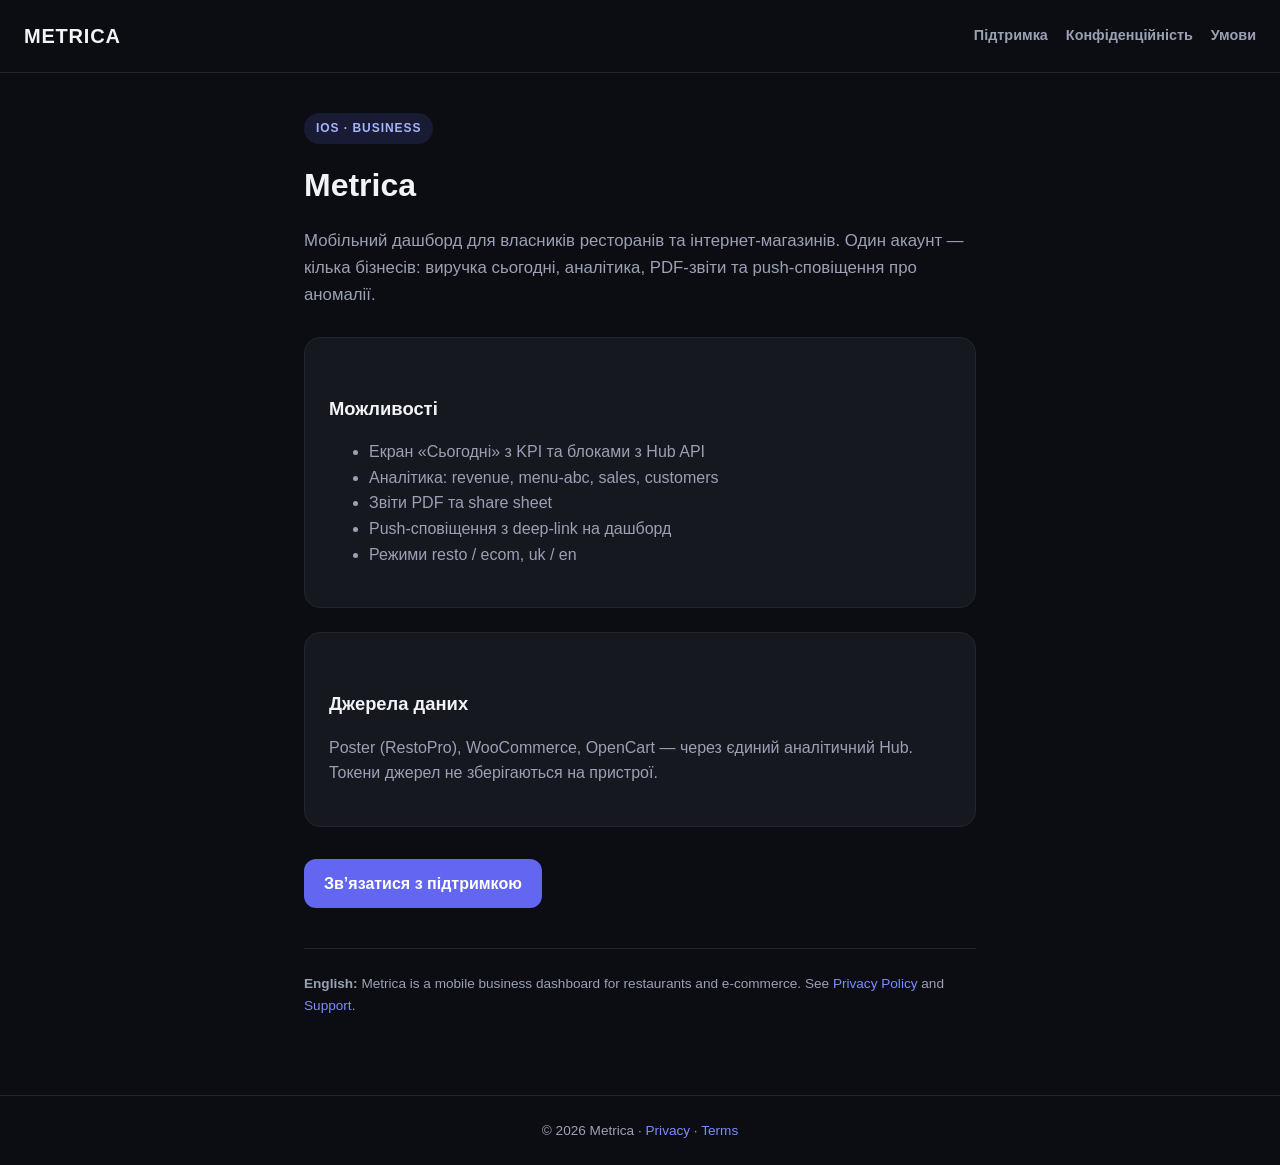
<file: docs/index.html>
<!DOCTYPE html>
<html lang="uk">
<head>
  <meta charset="utf-8">
  <meta name="viewport" content="width=device-width, initial-scale=1">
  <title>Metrica — дашборд для ресторанів та e-commerce</title>
  <meta name="description" content="Metrica — мобільний дашборд для власників закладів харчування та інтернет-магазинів. KPI, аналітика, звіти, push-сповіщення.">
  <link rel="stylesheet" href="assets/style.css">
</head>
<body>
  <header>
    <a class="logo" href="index.html">METRICA</a>
    <nav>
      <a href="support.html">Підтримка</a>
      <a href="privacy.html">Конфіденційність</a>
      <a href="terms.html">Умови</a>
    </nav>
  </header>

  <main>
    <span class="hero-badge">iOS · Business</span>
    <h1>Metrica</h1>
    <p class="lead">
      Мобільний дашборд для власників ресторанів та інтернет-магазинів.
      Один акаунт — кілька бізнесів: виручка сьогодні, аналітика, PDF-звіти та push-сповіщення про аномалії.
    </p>

    <div class="card">
      <h2>Можливості</h2>
      <ul>
        <li>Екран «Сьогодні» з KPI та блоками з Hub API</li>
        <li>Аналітика: revenue, menu-abc, sales, customers</li>
        <li>Звіти PDF та share sheet</li>
        <li>Push-сповіщення з deep-link на дашборд</li>
        <li>Режими resto / ecom, uk / en</li>
      </ul>
    </div>

    <div class="card">
      <h2>Джерела даних</h2>
      <p>Poster (RestoPro), WooCommerce, OpenCart — через єдиний аналітичний Hub. Токени джерел не зберігаються на пристрої.</p>
    </div>

    <p>
      <a class="btn" href="support.html">Зв’язатися з підтримкою</a>
    </p>

    <p class="lang-note">
      <strong>English:</strong> Metrica is a mobile business dashboard for restaurants and e-commerce.
      See <a href="privacy.html">Privacy Policy</a> and <a href="support.html">Support</a>.
    </p>
  </main>

  <footer>
    © 2026 Metrica · <a href="privacy.html">Privacy</a> · <a href="terms.html">Terms</a>
  </footer>
</body>
</html>
</file>
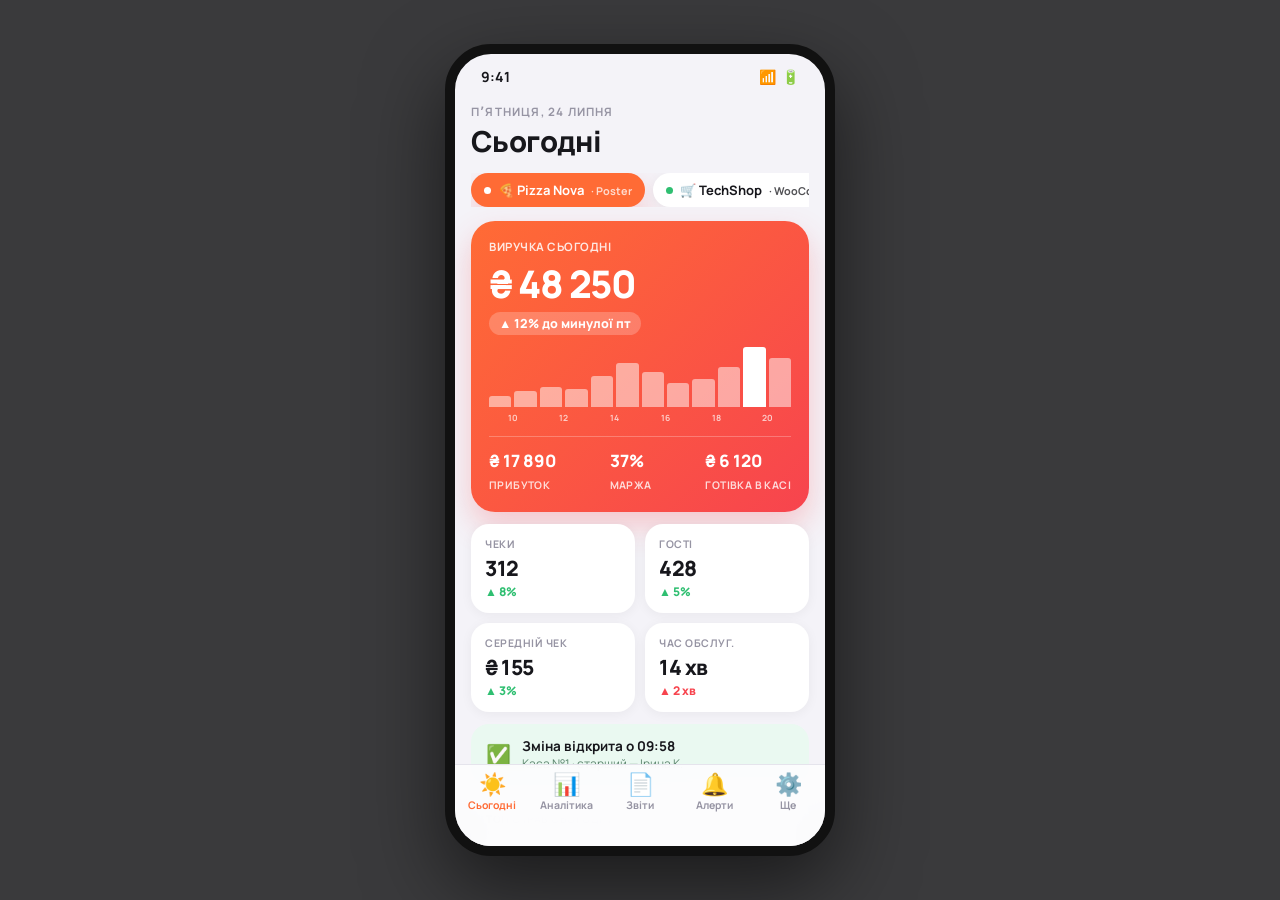
<file: BizPulse_прототип.html>
<!DOCTYPE html>
<html lang="uk">
<head>
<meta charset="UTF-8">
<meta name="viewport" content="width=device-width, initial-scale=1">
<title>BizPulse — прототип (тема A · iOS Soft)</title>
<link rel="preconnect" href="https://fonts.googleapis.com">
<link href="https://fonts.googleapis.com/css2?family=Manrope:wght@500;600;700;800&display=swap" rel="stylesheet">
<style>
  /* ===== ДИЗАЙН-ТОКЕНИ (тема A · iOS Soft). Інші теми = перевизначення цих токенів, див. BizPulse_теми_правила.md ===== */
  :root{
    --bg:#F4F3F8; --card:#FFFFFF; --text:#17171C; --sub:#9694A3; --line:#F0EFF5;
    --green:#2FBF71; --red:#F7444E; --amber:#E8930C;
    --radius-l:24px; --radius-m:18px; --radius-s:12px;
    --shadow-card:0 2px 12px rgba(23,23,28,.05);
    --font:Manrope,-apple-system,BlinkMacSystemFont,sans-serif;
    /* акцент режиму: ресторан */
    --accent:#FF6B35; --accent2:#F7444E; --accent-soft:#FFF1EC;
    --hero-grad:linear-gradient(135deg,#FF6B35,#F7444E);
    --hero-shadow:0 14px 30px rgba(247,68,78,.26);
  }
  [data-mode="ecom"]{
    --accent:#6366F1; --accent2:#4F46E5; --accent-soft:#EEEDFB;
    --hero-grad:linear-gradient(135deg,#6366F1,#4F46E5);
    --hero-shadow:0 14px 30px rgba(79,70,229,.26);
  }
  *{margin:0;padding:0;box-sizing:border-box;-webkit-tap-highlight-color:transparent}
  body{background:#3a3a3c;font-family:var(--font);display:flex;justify-content:center;align-items:center;
    min-height:100vh;padding:24px 8px}
  .phone{width:390px;height:812px;background:var(--bg);border-radius:46px;box-shadow:0 30px 80px rgba(0,0,0,.55);
    overflow:hidden;position:relative;border:10px solid #111;display:flex;flex-direction:column}
  .statusbar{height:44px;display:flex;justify-content:space-between;align-items:center;padding:0 26px;
    font-size:14px;font-weight:700;color:var(--text);flex:none}
  .screen{flex:1;overflow-y:auto;padding:0 16px 96px;scrollbar-width:none}
  .screen::-webkit-scrollbar{display:none}
  .hidden{display:none!important}
  svg{display:block}

  .date{font-size:11.5px;font-weight:700;letter-spacing:1.2px;color:var(--sub);text-transform:uppercase}
  .h-large{font-size:29px;font-weight:800;color:var(--text);letter-spacing:-.6px;margin:2px 0 12px}
  .biz-switch{display:flex;gap:8px;margin-bottom:14px;overflow-x:auto}
  .biz{flex:none;display:flex;align-items:center;gap:7px;padding:8px 13px;border-radius:20px;background:var(--card);
    font-size:13px;font-weight:700;color:var(--text);cursor:pointer;box-shadow:var(--shadow-card);transition:.15s}
  .biz.active{background:var(--accent);color:#fff;box-shadow:var(--hero-shadow)}
  .biz .dot{width:7px;height:7px;border-radius:50%;background:var(--green)}
  .biz.active .dot{background:#fff}

  /* hero */
  .hero{background:var(--hero-grad);border-radius:var(--radius-l);padding:18px;color:#fff;
    box-shadow:var(--hero-shadow);margin-bottom:12px}
  .hero h3{font-size:11.5px;font-weight:700;opacity:.85;letter-spacing:.5px;text-transform:uppercase}
  .hero .n{font-size:38px;font-weight:800;letter-spacing:-1.5px;margin:3px 0 2px}
  .hero .dl{display:inline-block;background:rgba(255,255,255,.22);border-radius:12px;padding:3px 10px;font-size:12.5px;font-weight:800}
  .hero .pr{display:flex;justify-content:space-between;margin-top:12px;padding-top:12px;border-top:1px solid rgba(255,255,255,.25)}
  .hero .pr div b{font-size:17px;font-weight:800;display:block}
  .hero .pr div span{font-size:10.5px;opacity:.8;font-weight:700;text-transform:uppercase;letter-spacing:.4px}
  .hours{display:flex;align-items:flex-end;gap:3px;height:60px;margin-top:12px}
  .hours i{flex:1;border-radius:3px 3px 0 0;display:block;background:rgba(255,255,255,.5)}
  .hours i.pk{background:#fff}
  .hx{display:flex;gap:3px;margin-top:5px}
  .hx span{flex:1;text-align:center;font-size:8.5px;opacity:.7;font-weight:700}

  /* cards */
  .kgrid{display:grid;grid-template-columns:1fr 1fr;gap:10px;margin-bottom:12px}
  .c{background:var(--card);border-radius:var(--radius-m);padding:13px 14px;box-shadow:var(--shadow-card)}
  .c h3{font-size:10.5px;font-weight:700;color:var(--sub);text-transform:uppercase;letter-spacing:.5px}
  .c .n{font-size:21px;font-weight:800;color:var(--text);margin-top:3px;letter-spacing:-.4px}
  .c .dl{font-size:12px;font-weight:800;margin-top:1px}
  .up{color:var(--green)}.dn{color:var(--red)}.nt{color:var(--sub)}.wr{color:var(--amber)}
  .cw{background:var(--card);border-radius:var(--radius-m);padding:15px;box-shadow:var(--shadow-card);margin-bottom:12px}
  .cw h3{font-size:10.5px;font-weight:700;color:var(--sub);text-transform:uppercase;letter-spacing:.5px;margin-bottom:8px}
  .cw .csub{font-size:11.5px;color:var(--sub);margin:-4px 0 8px;font-weight:600}

  .li{display:flex;justify-content:space-between;align-items:center;padding:9px 0;border-bottom:1px solid var(--line)}
  .li:last-child{border-bottom:none;padding-bottom:2px}
  .li .l{display:flex;align-items:center;gap:10px}
  .li .nm{width:22px;height:22px;border-radius:7px;background:var(--accent-soft);color:var(--accent);font-size:11.5px;font-weight:800;
    display:flex;align-items:center;justify-content:center;flex:none}
  .li .im{width:32px;height:32px;border-radius:9px;background:var(--bg);display:flex;align-items:center;justify-content:center;font-size:15px;flex:none}
  .li .l b{font-size:13.5px;color:var(--text);display:block}
  .li .l span{font-size:11.5px;color:var(--sub)}
  .li .r{text-align:right}
  .li .r b{font-size:13.5px;color:var(--text);display:block}
  .li .r span{font-size:11px;font-weight:800}
  .pill{display:inline-block;background:#FEF3E2;color:var(--amber);font-size:10px;font-weight:800;border-radius:8px;padding:2px 7px}

  .shift{display:flex;gap:11px;align-items:center;background:#EAF9F1;border-radius:var(--radius-m);padding:13px 15px;margin-bottom:12px}
  .shift .i{font-size:20px}
  .shift b{font-size:13.5px;color:var(--text);display:block}
  .shift p{font-size:12px;color:#5E8770}

  .albox{display:flex;gap:11px;align-items:flex-start;background:var(--card);border-radius:var(--radius-m);
    padding:14px 15px;box-shadow:var(--shadow-card);margin-bottom:12px;border-left:4px solid var(--red)}
  .albox.good{border-left-color:var(--green)}
  .albox.warn{border-left-color:var(--amber)}
  .albox .ai{width:36px;height:36px;border-radius:12px;background:var(--accent-soft);display:flex;align-items:center;justify-content:center;font-size:17px;flex:none}
  .albox b{font-size:14px;color:var(--text);display:block;margin-bottom:2px}
  .albox p{font-size:12.5px;color:var(--sub);line-height:1.4}

  .bar-row{display:flex;align-items:center;gap:10px;margin-bottom:9px}
  .bar-row:last-child{margin-bottom:0}
  .bar-row .lbl{width:92px;font-size:12.5px;color:var(--text);font-weight:600;flex:none}
  .bar-track{flex:1;height:9px;background:var(--bg);border-radius:5px;overflow:hidden}
  .bar-fill{height:100%;border-radius:5px;background:linear-gradient(90deg,var(--accent),var(--accent2))}
  .bar-row .val{width:52px;text-align:right;font-size:12.5px;font-weight:800;color:var(--text);flex:none}

  .pay{display:flex;height:10px;border-radius:5px;overflow:hidden;margin-top:4px}
  .pay i{display:block}
  .payl{display:flex;justify-content:space-between;font-size:11.5px;font-weight:700;margin-top:7px;color:var(--sub)}

  /* chips + segmented */
  .chips{display:flex;gap:8px;overflow-x:auto;padding:2px 0 12px}
  .chip{flex:none;padding:7px 14px;border-radius:18px;font-size:13px;font-weight:700;background:var(--card);
    color:var(--text);box-shadow:var(--shadow-card);cursor:pointer}
  .chip.active{background:var(--accent-soft);color:var(--accent);box-shadow:inset 0 0 0 1.5px var(--accent)}
  .seg{display:flex;background:#E7E6EE;border-radius:10px;padding:2px;margin-bottom:12px}
  .seg div{flex:1;text-align:center;padding:6px 0;font-size:12.5px;font-weight:700;color:var(--sub);border-radius:8px;cursor:pointer}
  .seg div.active{background:#fff;color:var(--text);box-shadow:0 1px 3px rgba(0,0,0,.12)}

  /* ABC matrix */
  .matrix{display:grid;grid-template-columns:1fr 1fr;gap:8px}
  .q{border-radius:var(--radius-s);padding:12px;min-height:84px}
  .q b{font-size:13px;display:block;margin-bottom:3px;color:var(--text)}
  .q span{font-size:11.5px;line-height:1.35;color:var(--text);opacity:.7}
  .q .n{float:right;font-weight:800;font-size:15px}

  .stub{text-align:center;padding:30px 20px}
  .stub .si{font-size:32px;margin-bottom:8px}
  .stub b{font-size:14.5px;color:var(--text)}
  .stub p{font-size:12px;color:var(--sub);margin-top:5px;line-height:1.4}

  /* reports */
  .report{display:flex;align-items:center;gap:12px}
  .report .ri{width:42px;height:42px;border-radius:12px;background:var(--accent-soft);display:flex;align-items:center;justify-content:center;font-size:19px;flex:none}
  .report b{font-size:14.5px;color:var(--text);display:block}
  .report span{font-size:12px;color:var(--sub)}
  .report .share{margin-left:auto;font-size:12.5px;font-weight:800;color:var(--accent);cursor:pointer;flex:none}
  .note{font-size:12px;color:var(--sub);text-align:center;padding:8px 20px;line-height:1.45}

  /* settings */
  .set-row{display:flex;align-items:center;justify-content:space-between;padding:12px 0;border-bottom:1px solid var(--line)}
  .set-row:last-child{border-bottom:none}
  .set-row .sl{display:flex;align-items:center;gap:12px;font-size:14.5px;font-weight:600;color:var(--text)}
  .set-row .si{width:30px;height:30px;border-radius:9px;display:flex;align-items:center;justify-content:center;font-size:15px;background:var(--accent-soft);flex:none}
  .lang-seg{display:flex;background:#E7E6EE;border-radius:9px;padding:2px}
  .lang-seg div{padding:5px 13px;font-size:12.5px;font-weight:800;border-radius:7px;color:var(--sub);cursor:pointer}
  .lang-seg div.active{background:#fff;color:var(--text);box-shadow:0 1px 3px rgba(0,0,0,.12)}
  .badge{font-size:11px;font-weight:800;padding:3px 9px;border-radius:10px;background:#E8F9EE;color:#1E9E4A}
  .badge.soon{background:var(--bg);color:var(--sub)}
  .theme-row{display:flex;align-items:center;gap:10px;padding:10px 0;border-bottom:1px solid var(--line);cursor:pointer}
  .theme-row:last-child{border-bottom:none}
  .theme-sw{width:34px;height:34px;border-radius:11px;flex:none;box-shadow:inset 0 0 0 1px rgba(0,0,0,.06)}
  .theme-row .tt b{font-size:13.5px;color:var(--text);display:block}
  .theme-row .tt span{font-size:11.5px;color:var(--sub)}
  .theme-row .rd{margin-left:auto;width:20px;height:20px;border-radius:50%;border:2px solid #D6D4DF;flex:none}
  .theme-row.sel .rd{border:6px solid var(--accent)}
  .theme-row.dis{opacity:.55}

  /* tabbar */
  .tabbar{position:absolute;bottom:0;left:0;right:0;height:82px;background:rgba(252,252,253,.94);
    backdrop-filter:blur(20px);border-top:.5px solid #E5E4EC;display:flex;padding-top:8px}
  .tab{flex:1;display:flex;flex-direction:column;align-items:center;gap:3px;font-size:10.5px;font-weight:700;
    color:var(--sub);cursor:pointer}
  .tab .ti{font-size:22px;line-height:1}
  .tab.active{color:var(--accent)}
</style>
</head>
<body>
<div class="phone" id="app" data-mode="resto">
  <div class="statusbar"><span>9:41</span><span>📶 &nbsp;🔋</span></div>

  <!-- ============ TODAY ============ -->
  <div class="screen" id="scr-today">
    <div style="padding-top:6px">
      <div class="date" id="td-date"></div>
      <div class="h-large" data-i="today">Сьогодні</div>
      <div class="biz-switch">
        <div class="biz active" id="biz-resto" onclick="setMode('resto')"><span class="dot"></span>🍕 Pizza Nova <small style="opacity:.75">· Poster</small></div>
        <div class="biz" id="biz-ecom" onclick="setMode('ecom')"><span class="dot"></span>🛒 TechShop <small style="opacity:.75">· WooCommerce</small></div>
      </div>
    </div>

    <div class="hero">
      <h3 data-i="rev_today">Виручка сьогодні</h3>
      <div class="n" id="td-rev"></div>
      <span class="dl" id="td-rev-d"></span>
      <div class="hours" id="td-hours"></div>
      <div class="hx" id="td-hx"></div>
      <div class="pr" id="td-pr"></div>
    </div>

    <div class="kgrid" id="td-kpi"></div>
    <div id="td-extra"></div>
  </div>

  <!-- ============ ANALYTICS ============ -->
  <div class="screen hidden" id="scr-analytics">
    <div style="padding-top:6px"><div class="h-large" data-i="analytics">Аналітика</div></div>
    <div class="seg" id="seg-period">
      <div data-i="day">День</div><div class="active" data-i="week">Тиждень</div><div data-i="month">Місяць</div>
    </div>
    <div class="chips" id="an-chips"></div>
    <div id="an-body"></div>
  </div>

  <!-- ============ REPORTS ============ -->
  <div class="screen hidden" id="scr-reports">
    <div style="padding-top:6px"><div class="h-large" data-i="reports">Звіти</div></div>
    <div class="cw report"><div class="ri">📄</div><div><b id="rp1-t"></b><span id="rp1-s"></span></div><div class="share" data-i="share">Поділитись</div></div>
    <div class="cw report"><div class="ri">📄</div><div><b id="rp2-t"></b><span id="rp2-s"></span></div><div class="share" data-i="share">Поділитись</div></div>
    <div class="cw report"><div class="ri">📊</div><div><b data-i="inv_report">Звіт для інвестора</b><span data-i="inv_sub">Агрегати без операційних деталей</span></div><div class="share" data-i="share">Поділитись</div></div>
    <div class="note" data-i="rep_note"></div>
  </div>

  <!-- ============ ALERTS ============ -->
  <div class="screen hidden" id="scr-alerts">
    <div style="padding-top:6px"><div class="h-large" data-i="alerts">Сповіщення</div></div>
    <div id="al-body"></div>
  </div>

  <!-- ============ SETTINGS ============ -->
  <div class="screen hidden" id="scr-settings">
    <div style="padding-top:6px"><div class="h-large" data-i="settings">Налаштування</div></div>
    <div class="cw">
      <h3 data-i="sources">Джерела даних</h3>
      <div class="set-row"><div class="sl"><div class="si">🍕</div>Pizza Nova — Poster</div><span class="badge" data-i="connected">Підключено</span></div>
      <div class="set-row"><div class="sl"><div class="si">🛒</div>TechShop — WooCommerce</div><span class="badge" data-i="connected">Підключено</span></div>
      <div class="set-row"><div class="sl"><div class="si">➕</div><span data-i="add_source">Додати джерело (OpenCart, Shopify…)</span></div><span style="color:var(--sub)">›</span></div>
    </div>
    <div class="cw">
      <h3 data-i="theme">Тема оформлення</h3>
      <div class="theme-row sel">
        <div class="theme-sw" style="background:linear-gradient(135deg,#FF6B35,#F7444E)"></div>
        <div class="tt"><b>iOS Soft</b><span data-i="th_a">Світла · за замовчуванням</span></div><div class="rd"></div>
      </div>
      <div class="theme-row dis">
        <div class="theme-sw" style="background:#0C0D12;box-shadow:inset 0 0 0 1px #23262F"></div>
        <div class="tt"><b>Dark Fintech</b><span data-i="soon">Незабаром</span></div><div class="rd"></div>
      </div>
      <div class="theme-row dis">
        <div class="theme-sw" style="background:linear-gradient(135deg,#fff 50%,#0E9F6E 50%)"></div>
        <div class="tt"><b>Clean Ops</b><span data-i="soon">Незабаром</span></div><div class="rd"></div>
      </div>
      <div class="theme-row dis">
        <div class="theme-sw" style="background:linear-gradient(135deg,#F6F7FB 50%,#1B1D29 50%)"></div>
        <div class="tt"><b>Commerce Pro</b><span data-i="soon">Незабаром</span></div><div class="rd"></div>
      </div>
    </div>
    <div class="cw">
      <h3 data-i="lang">Мова</h3>
      <div class="set-row"><div class="sl"><div class="si">🌐</div><span data-i="app_lang">Мова додатку</span></div>
        <div class="lang-seg"><div id="lang-uk" class="active" onclick="setLang('uk')">УКР</div><div id="lang-en" onclick="setLang('en')">EN</div></div>
      </div>
    </div>
    <div class="cw">
      <h3 data-i="team">Команда</h3>
      <div class="set-row"><div class="sl"><div class="si">👤</div>Павло М.</div><span style="color:var(--sub);font-size:13px" data-i="owner">Власник</span></div>
      <div class="set-row"><div class="sl"><div class="si">👤</div>Ірина К.</div><span style="color:var(--sub);font-size:13px" data-i="manager">Керівник</span></div>
      <div class="set-row"><div class="sl"><div class="si">👤</div>invest@fund.ua</div><span style="color:var(--sub);font-size:13px" data-i="investor">Інвестор</span></div>
    </div>
  </div>

  <!-- ============ TABBAR ============ -->
  <div class="tabbar">
    <div class="tab active" onclick="go('today',this)"><div class="ti">☀️</div><span data-i="t_today">Сьогодні</span></div>
    <div class="tab" onclick="go('analytics',this)"><div class="ti">📊</div><span data-i="t_analytics">Аналітика</span></div>
    <div class="tab" onclick="go('reports',this)"><div class="ti">📄</div><span data-i="t_reports">Звіти</span></div>
    <div class="tab" onclick="go('alerts',this)"><div class="ti">🔔</div><span data-i="t_alerts">Алерти</span></div>
    <div class="tab" onclick="go('settings',this)"><div class="ti">⚙️</div><span data-i="t_settings">Ще</span></div>
  </div>
</div>

<script>
/* ================= i18n ================= */
const T={
 uk:{today:"Сьогодні",analytics:"Аналітика",reports:"Звіти",alerts:"Сповіщення",settings:"Налаштування",
  t_today:"Сьогодні",t_analytics:"Аналітика",t_reports:"Звіти",t_alerts:"Алерти",t_settings:"Ще",
  rev_today:"Виручка сьогодні",day:"День",week:"Тиждень",month:"Місяць",share:"Поділитись",
  reports_w:"Тижневий звіт",reports_m:"Місячний звіт",per_w:"14–20 лип · готовий",per_m:"Червень 2026 · готовий",
  inv_report:"Звіт для інвестора",inv_sub:"Агрегати без операційних деталей",
  rep_note:"Звіти формуються автоматично щопонеділка та 1-го числа. PDF надсилається партнеру одним тапом.",
  sources:"Джерела даних",connected:"Підключено",add_source:"Додати джерело (OpenCart, Shopify…)",
  theme:"Тема оформлення",th_a:"Світла · за замовчуванням",soon:"Незабаром",
  lang:"Мова",app_lang:"Мова додатку",team:"Команда",owner:"Власник",manager:"Керівник",investor:"Інвестор",
  date:"ПʼЯТНИЦЯ, 24 ЛИПНЯ"},
 en:{today:"Today",analytics:"Analytics",reports:"Reports",alerts:"Alerts",settings:"Settings",
  t_today:"Today",t_analytics:"Analytics",t_reports:"Reports",t_alerts:"Alerts",t_settings:"More",
  rev_today:"Revenue today",day:"Day",week:"Week",month:"Month",share:"Share",
  reports_w:"Weekly report",reports_m:"Monthly report",per_w:"Jul 14–20 · ready",per_m:"June 2026 · ready",
  inv_report:"Investor report",inv_sub:"Aggregates only, no operational details",
  rep_note:"Reports are generated automatically every Monday and on the 1st. Share the PDF with a partner in one tap.",
  sources:"Data sources",connected:"Connected",add_source:"Add source (OpenCart, Shopify…)",
  theme:"App theme",th_a:"Light · default",soon:"Coming soon",
  lang:"Language",app_lang:"App language",team:"Team",owner:"Owner",manager:"Manager",investor:"Investor",
  date:"FRIDAY, JULY 24"}
};

/* ================= демо-дані «Сьогодні» ================= */
const HOURS={
 resto:{v:[18,26,34,30,52,74,58,40,46,66,100,82],x:["10","12","14","16","18","20"]},
 ecom:{v:[22,16,12,28,44,52,38,60,88,72,100,64],x:["2","6","10","14","18","22"]}
};
const TODAY={
 resto:{
  uk:{rev:"₴ 48 250",revd:"▲ 12% до минулої пт",
   pr:[["₴ 17 890","Прибуток"],["37%","Маржа"],["₴ 6 120","Готівка в касі"]],
   kpi:[["Чеки","312","▲ 8%","up"],["Гості","428","▲ 5%","up"],["Середній чек","₴ 155","▲ 3%","up"],["Час обслуг.","14 хв","▲ 2 хв","dn"]],
   extra:`<div class="shift"><div class="i">✅</div><div><b>Зміна відкрита о 09:58</b><p>Каса №1 · старший — Ірина К.</p></div></div>
    <div class="cw"><h3>Топ страв сьогодні</h3>
     ${li([["Піца Маргарита","58 прод. · маржа 64%","₴ 8 700","▲","up"],["Паста Карбонара","31 прод. · маржа 58%","₴ 5 890","▼","dn"],["Тірамісу","44 прод. · маржа 71%","₴ 4 840","▲","up"]],true)}</div>
    <div class="cw"><h3>Оплати</h3>
     <div class="pay"><i style="width:68%;background:var(--accent)"></i><i style="width:32%;background:var(--accent-soft)"></i></div>
     <div class="payl"><span>💳 Карта · 68%</span><span>💵 Готівка · 32%</span></div></div>`},
  en:{rev:"₴ 48,250",revd:"▲ 12% vs last Fri",
   pr:[["₴ 17,890","Profit"],["37%","Margin"],["₴ 6,120","Cash in register"]],
   kpi:[["Receipts","312","▲ 8%","up"],["Guests","428","▲ 5%","up"],["Avg receipt","₴ 155","▲ 3%","up"],["Service time","14 min","▲ 2 min","dn"]],
   extra:`<div class="shift"><div class="i">✅</div><div><b>Shift opened at 09:58</b><p>Register #1 · lead — Iryna K.</p></div></div>
    <div class="cw"><h3>Top dishes today</h3>
     ${li([["Pizza Margherita","58 sold · 64% margin","₴ 8,700","▲","up"],["Pasta Carbonara","31 sold · 58% margin","₴ 5,890","▼","dn"],["Tiramisu","44 sold · 71% margin","₴ 4,840","▲","up"]],true)}</div>
    <div class="cw"><h3>Payments</h3>
     <div class="pay"><i style="width:68%;background:var(--accent)"></i><i style="width:32%;background:var(--accent-soft)"></i></div>
     <div class="payl"><span>💳 Card · 68%</span><span>💵 Cash · 32%</span></div></div>`}},
 ecom:{
  uk:{rev:"₴ 92 400",revd:"▲ 15% до минулої пт",
   pr:[["₴ 24 950","Валовий прибуток"],["27%","Маржа"],["87","Замовлень"]],
   kpi:[["Замовлення","87","▲ 15%","up"],["AOV","₴ 1 062","▼ 4%","dn"],["Конверсія","2.8%","▲ 0.3 п.п.","up"],["Повернення","3","у нормі","nt"]],
   extra:`<div class="albox warn"><div class="ai">⚠️</div><div><b>AirPods Pro 2 — залишок 3 шт.</b><p>41 продаж за тиждень. Прогноз out-of-stock — завтра, втрати ≈ ₴ 19 400/день.</p></div></div>
    <div class="cw"><h3>Топ товарів</h3>
     ${li([["🎧|AirPods Pro 2","12 прод. · маржа 22%","₴ 38 900","⚠ 3 шт","wr"],["⌚|Xiaomi Band 9","9 прод. · маржа 31%","₴ 13 950","57 шт","nt"],["📱|Чохол MagSafe","17 прод. · маржа 68%","₴ 10 130","142 шт","nt"]],false,true)}</div>
    <div class="cw"><h3>Джерела замовлень</h3>
     ${li([["🔍|Google Ads","38 замовлень","₴ 40 700","ROAS 4.2","up"],["🌱|Organic","27 замовлень","₴ 28 600","▲ 9%","up"],["📸|Instagram","22 замовлення","₴ 23 100","▼ 6%","dn"]],false,true)}</div>`},
  en:{rev:"₴ 92,400",revd:"▲ 15% vs last Fri",
   pr:[["₴ 24,950","Gross profit"],["27%","Margin"],["87","Orders"]],
   kpi:[["Orders","87","▲ 15%","up"],["AOV","₴ 1,062","▼ 4%","dn"],["Conversion","2.8%","▲ 0.3 pp","up"],["Returns","3","normal","nt"]],
   extra:`<div class="albox warn"><div class="ai">⚠️</div><div><b>AirPods Pro 2 — 3 units left</b><p>41 sold this week. Out-of-stock forecast — tomorrow, losing ≈ ₴19,400/day.</p></div></div>
    <div class="cw"><h3>Top products</h3>
     ${li([["🎧|AirPods Pro 2","12 sold · 22% margin","₴ 38,900","⚠ 3 pcs","wr"],["⌚|Xiaomi Band 9","9 sold · 31% margin","₴ 13,950","57 pcs","nt"],["📱|MagSafe case","17 sold · 68% margin","₴ 10,130","142 pcs","nt"]],false,true)}</div>
    <div class="cw"><h3>Order sources</h3>
     ${li([["🔍|Google Ads","38 orders","₴ 40,700","ROAS 4.2","up"],["🌱|Organic","27 orders","₴ 28,600","▲ 9%","up"],["📸|Instagram","22 orders","₴ 23,100","▼ 6%","dn"]],false,true)}</div>`}}
};

/* ================= алерти ================= */
const ALERTS={
 resto:{uk:[
  ["⚠️","Скасування чеків","Сьогодні 15:40 · офіціант Олег — 3 скасування на ₴ 1 240. Норма зміни: 0–1.","warn"],
  ["🔔","Зміна закрита · ₴ 48 250","Вчора 23:05 · Каса №1 · розбіжність каси: 0 ₴","good"],
  ["📉","Виручка нижче середньої","Вівторок −18% проти середнього вівторка за 4 тижні","warn"],
  ["🏆","Рекорд середнього чека","Субота: ₴ 189 — найкращий результат за 3 місяці","good"],
  ["🍽️","«Карбонара» випала з топу","Висока маржа (58%), але продажі −40% за 2 тижні","warn"]],
 en:[
  ["⚠️","Voided receipts","Today 15:40 · waiter Oleh — 3 voids totaling ₴1,240. Shift norm: 0–1.","warn"],
  ["🔔","Shift closed · ₴48,250","Yesterday 23:05 · Register #1 · cash discrepancy: ₴0","good"],
  ["📉","Revenue below average","Tuesday −18% vs 4-week Tuesday average","warn"],
  ["🏆","Avg receipt record","Saturday: ₴189 — best in 3 months","good"],
  ["🍽️","“Carbonara” dropped from top","High margin (58%), but sales −40% in 2 weeks","warn"]]},
 ecom:{uk:[
  ["📦","Топ-товар закінчується","AirPods Pro 2: залишок 3 шт. Прогноз out-of-stock — завтра, втрати ≈ ₴ 19 400/день","warn"],
  ["↩️","Сплеск повернень","6 повернень за день (норма 1–2). Основна причина: «не підійшов»","warn"],
  ["🏆","Рекорд дня","₴ 92 400 — найкращий день липня","good"],
  ["🛒","0 замовлень 2 години","Сьогодні 03:00–05:00 — перевірте платіжний шлюз","warn"],
  ["💳","AOV знижується","₴ 1 062 (−4%). Спробуйте бандли або поріг безкоштовної доставки","warn"]],
 en:[
  ["📦","Top product running out","AirPods Pro 2: 3 left. Out-of-stock tomorrow, losing ≈ ₴19,400/day","warn"],
  ["↩️","Returns spike","6 returns in a day (normal 1–2). Main reason: “didn't fit”","warn"],
  ["🏆","Day record","₴92,400 — best day in July","good"],
  ["🛒","0 orders for 2 hours","Today 03:00–05:00 — check the payment gateway","warn"],
  ["💳","AOV declining","₴1,062 (−4%). Try bundles or a free-shipping threshold","warn"]]}
};

/* ================= аналітика ================= */
const CHIPS={
 resto:{uk:["Виручка","Меню ABC","Food cost","Персонал","Контроль","Локації"],en:["Revenue","Menu ABC","Food cost","Staff","Control","Locations"]},
 ecom:{uk:["Продажі","Товари","Клієнти","Замовлення","Канали"],en:["Sales","Products","Customers","Orders","Channels"]}
};
function anBody(mode,chip,lang){
 const uk=lang==="uk";
 if(mode==="resto"){
  if(chip===0) return `
   <div class="cw"><h3>${uk?"Виручка за тиждень":"Weekly revenue"}</h3>
    <div style="display:flex;align-items:baseline;gap:10px"><div style="font-size:30px;font-weight:800;color:var(--text);letter-spacing:-1px">₴ 297 480</div><div class="dl up" style="font-size:14px;font-weight:800">▲ 9%</div></div>
    <div class="csub">${uk?"прибуток ₴ 109 200 · маржа 37%":"profit ₴109,200 · margin 37%"}</div>
    ${bars(uk?[["Пн",52,"41.2к"],["Вт",48,"38.0к"],["Ср",55,"43.5к"],["Чт",61,"48.3к"],["Пт",78,"61.7к"],["Сб",100,"79.1к"],["Нд",84,"66.5к"]]:
      [["Mo",52,"41.2k"],["Tu",48,"38.0k"],["We",55,"43.5k"],["Th",61,"48.3k"],["Fr",78,"61.7k"],["Sa",100,"79.1k"],["Su",84,"66.5k"]])}</div>
   <div class="cw"><h3>${uk?"Канали":"Channels"}</h3>
    ${bars([[uk?"Зал":"Dine-in",62,"62%"],[uk?"Доставка":"Delivery",24,"24%"],[uk?"Самовивіз":"Pickup",14,"14%"]])}</div>
   <div class="cw"><h3>${uk?"Порівняння локацій":"Location comparison"}</h3>
    ${li(uk?[["Позняки","сер. чек ₴ 162","₴ 168 300","▲ 11%","up"],["Оболонь","сер. чек ₴ 149","₴ 129 180","▲ 6%","up"]]:
      [["Pozniaky","avg ₴162","₴ 168,300","▲ 11%","up"],["Obolon","avg ₴149","₴ 129,180","▲ 6%","up"]],true)}</div>`;
  if(chip===1) return `
   <div class="cw"><h3>${uk?"Матриця меню: популярність × маржа":"Menu matrix: popularity × margin"}</h3>
    <div class="matrix">
     <div class="q" style="background:#E8F9EE"><b>⭐ ${uk?"Зірки":"Stars"}<span class="n">12</span></b><span>${uk?"Популярні + маржинальні. Просувати.":"Popular + high margin. Promote."}</span></div>
     <div class="q" style="background:#FFF6E5"><b>🐴 ${uk?"Конячки":"Workhorses"}<span class="n">18</span></b><span>${uk?"Популярні, низька маржа. Підняти ціну?":"Popular, low margin. Raise price?"}</span></div>
     <div class="q" style="background:#EEF3FF"><b>❓ ${uk?"Загадки":"Puzzles"}<span class="n">7</span></b><span>${uk?"Маржинальні, не продаються. У спецпропозиції.":"High margin, low sales. Feature them."}</span></div>
     <div class="q" style="background:#FDEDED"><b>🐶 ${uk?"Собаки":"Dogs"}<span class="n">9</span></b><span>${uk?"Кандидати на виліт з меню.":"Candidates to remove."}</span></div>
    </div></div>
   <div class="cw"><h3>${uk?"Топ страв за виручкою (тиждень)":"Top dishes by revenue (week)"}</h3>
    ${li(uk?[["Піца Маргарита","342 прод. · маржа 64%","₴ 51 300","▲ 6%","up"],["Тірамісу","261 прод. · маржа 71%","₴ 28 700","▲ 12%","up"],["Паста Карбонара","187 прод. · маржа 58%","₴ 35 500","▼ 40%","dn"]]:
      [["Pizza Margherita","342 sold · 64% margin","₴ 51,300","▲ 6%","up"],["Tiramisu","261 sold · 71% margin","₴ 28,700","▲ 12%","up"],["Pasta Carbonara","187 sold · 58% margin","₴ 35,500","▼ 40%","dn"]],true)}</div>`;
  const s={2:uk?"Food cost %, маржа по стравах і категоріях, динаміка собівартості":"Food cost %, dish/category margins, cost trends",
   3:uk?"Виручка та середній чек по офіціантах, чеки на зміну":"Revenue and avg receipt per waiter, receipts per shift",
   4:uk?"Знижки, скасування, видалення позицій — по співробітниках":"Discounts, voids, removed items — per employee",
   5:uk?"Виручка, чек і маржа по закладах мережі":"Revenue, receipt and margin per location"};
  return stub(s[chip],uk);
 }else{
  if(chip===0) return `
   <div class="cw"><h3>${uk?"Продажі за тиждень":"Weekly sales"}</h3>
    <div style="display:flex;align-items:baseline;gap:10px"><div style="font-size:30px;font-weight:800;color:var(--text);letter-spacing:-1px">₴ 512 700</div><div class="dl up" style="font-size:14px;font-weight:800">▲ 14%</div></div>
    <div class="csub">${uk?"487 замовлень · AOV ₴ 1 053 · конверсія 2.7%":"487 orders · AOV ₴1,053 · conversion 2.7%"}</div>
    ${bars(uk?[["Пн",64,"67к"],["Вт",58,"61к"],["Ср",71,"74к"],["Чт",66,"69к"],["Пт",88,"92к"],["Сб",100,"105к"],["Нд",73,"76к"]]:
      [["Mo",64,"67k"],["Tu",58,"61k"],["We",71,"74k"],["Th",66,"69k"],["Fr",88,"92k"],["Sa",100,"105k"],["Su",73,"76k"]])}</div>
   <div class="cw"><h3>${uk?"Воронка тижня":"Weekly funnel"}</h3>
    ${bars(uk?[["Відвідувачі",100,"18 040"],["Кошик",34,"1 226"],["Оформлення",21,"742"],["Замовлення",13,"487"]]:
      [["Visitors",100,"18,040"],["Cart",34,"1,226"],["Checkout",21,"742"],["Orders",13,"487"]])}
    <div class="csub" style="margin-top:8px">${uk?"Найбільша втрата: кошик → оформлення (−40%). Перевірте вартість доставки.":"Biggest drop: cart → checkout (−40%). Check shipping costs."}</div></div>`;
  if(chip===2) return `
   <div class="cw"><h3>${uk?"Нові vs повторні":"New vs returning"}</h3>
    ${bars([[uk?"Нові":"New",58,"58%"],[uk?"Повторні":"Returning",42,"42%"]])}
    <div class="csub" style="margin-top:8px">${uk?"Повторні +5 п.п. за квартал — програма лояльності працює":"Returning +5 pp this quarter — loyalty program works"}</div></div>
   <div class="cw"><h3>RFM</h3>
    ${li(uk?[["Чемпіони","214 клієнтів · купують щомісяця","LTV ₴ 4 120","▲","up"],["Під ризиком відтоку","96 клієнтів · 60+ днів без покупки","LTV ₴ 2 380","▼","dn"],["Сплячі","310 клієнтів · 120+ днів","LTV ₴ 940","–","nt"]]:
      [["Champions","214 customers · buy monthly","LTV ₴4,120","▲","up"],["At churn risk","96 customers · 60+ days inactive","LTV ₴2,380","▼","dn"],["Dormant","310 customers · 120+ days","LTV ₴940","–","nt"]],true)}</div>`;
  const s={1:uk?"Топ/ABC товарів за виручкою і маржею, залишки, out-of-stock, товари без продажів":"Top/ABC products by revenue & margin, stock, out-of-stock, dead stock",
   3:uk?"Скасування і повернення з причинами, час виконання замовлень":"Cancellations & returns with reasons, fulfillment time",
   4:uk?"Виручка і ROAS за UTM-джерелами, способи оплати":"Revenue & ROAS by UTM source, payment methods"};
  return stub(s[chip],uk);
 }
}
function stub(t,uk){return `<div class="cw stub"><div class="si">🚧</div><b>${t}</b><p>${uk?"Екран у розробці — склад метрик у ТЗ, розділ 2":"In design — metrics defined in spec, section 2"}</p></div>`;}
function bars(rows){return rows.map(r=>`<div class="bar-row"><div class="lbl">${r[0]}</div><div class="bar-track"><div class="bar-fill" style="width:${r[1]}%"></div></div><div class="val">${r[2]!==undefined?r[2]:""}</div></div>`).join("");}
function li(rows,rank,icons){return rows.map((r,i)=>{
 let left="";
 if(icons){const p=r[0].split("|");left=`<div class="im">${p[0]}</div><div><b>${p[1]}</b><span>${r[1]}</span></div>`;}
 else if(rank)left=`<div class="nm">${i+1}</div><div><b>${r[0]}</b><span>${r[1]}</span></div>`;
 else left=`<div><b>${r[0]}</b><span>${r[1]}</span></div>`;
 return `<div class="li"><div class="l">${left}</div><div class="r"><b>${r[2]}</b><span class="${r[4]}">${r[3]}</span></div></div>`;}).join("");}

/* ================= state ================= */
let mode="resto",lang="uk",chip=0;
function setMode(m){mode=m;chip=0;
 document.getElementById("app").dataset.mode=m;
 document.getElementById("biz-resto").classList.toggle("active",m==="resto");
 document.getElementById("biz-ecom").classList.toggle("active",m==="ecom");
 render();}
function setLang(l){lang=l;
 document.getElementById("lang-uk").classList.toggle("active",l==="uk");
 document.getElementById("lang-en").classList.toggle("active",l==="en");
 render();}
function go(s,el){
 document.querySelectorAll(".screen").forEach(x=>x.classList.add("hidden"));
 document.getElementById("scr-"+s).classList.remove("hidden");
 document.querySelectorAll(".tab").forEach(x=>x.classList.remove("active"));
 el.classList.add("active");}
function render(){
 const t=T[lang],d=TODAY[mode][lang],h=HOURS[mode];
 document.querySelectorAll("[data-i]").forEach(el=>{const k=el.dataset.i;if(t[k])el.textContent=t[k];});
 document.getElementById("td-date").textContent=t.date;
 document.getElementById("td-rev").textContent=d.rev;
 document.getElementById("td-rev-d").textContent=d.revd;
 document.getElementById("td-hours").innerHTML=h.v.map(v=>`<i ${v>=88?'class="pk"':''} style="height:${v}%"></i>`).join("");
 document.getElementById("td-hx").innerHTML=h.x.map(x=>`<span>${x}</span>`).join("");
 document.getElementById("td-pr").innerHTML=d.pr.map(p=>`<div><b>${p[0]}</b><span>${p[1]}</span></div>`).join("");
 document.getElementById("td-kpi").innerHTML=d.kpi.map(k=>`<div class="c"><h3>${k[0]}</h3><div class="n">${k[1]}</div><div class="dl ${k[3]}">${k[2]}</div></div>`).join("");
 document.getElementById("td-extra").innerHTML=d.extra;
 document.getElementById("rp1-t").textContent=t.reports_w;document.getElementById("rp1-s").textContent=t.per_w;
 document.getElementById("rp2-t").textContent=t.reports_m;document.getElementById("rp2-s").textContent=t.per_m;
 const chips=CHIPS[mode][lang];
 document.getElementById("an-chips").innerHTML=chips.map((c,i)=>`<div class="chip ${i===chip?"active":""}" onclick="chip=${i};render()">${c}</div>`).join("");
 document.getElementById("an-body").innerHTML=anBody(mode,chip,lang);
 document.getElementById("al-body").innerHTML=ALERTS[mode][lang].map(a=>
  `<div class="albox ${a[3]}"><div class="ai">${a[0]}</div><div><b>${a[1]}</b><p>${a[2]}</p></div></div>`).join("");
}
document.getElementById("seg-period").addEventListener("click",e=>{
 if(e.target.tagName!=="DIV"||!e.target.dataset.i)return;
 document.querySelectorAll("#seg-period div").forEach(x=>x.classList.remove("active"));
 e.target.classList.add("active");});
render();
</script>
</body>
</html>
</file>
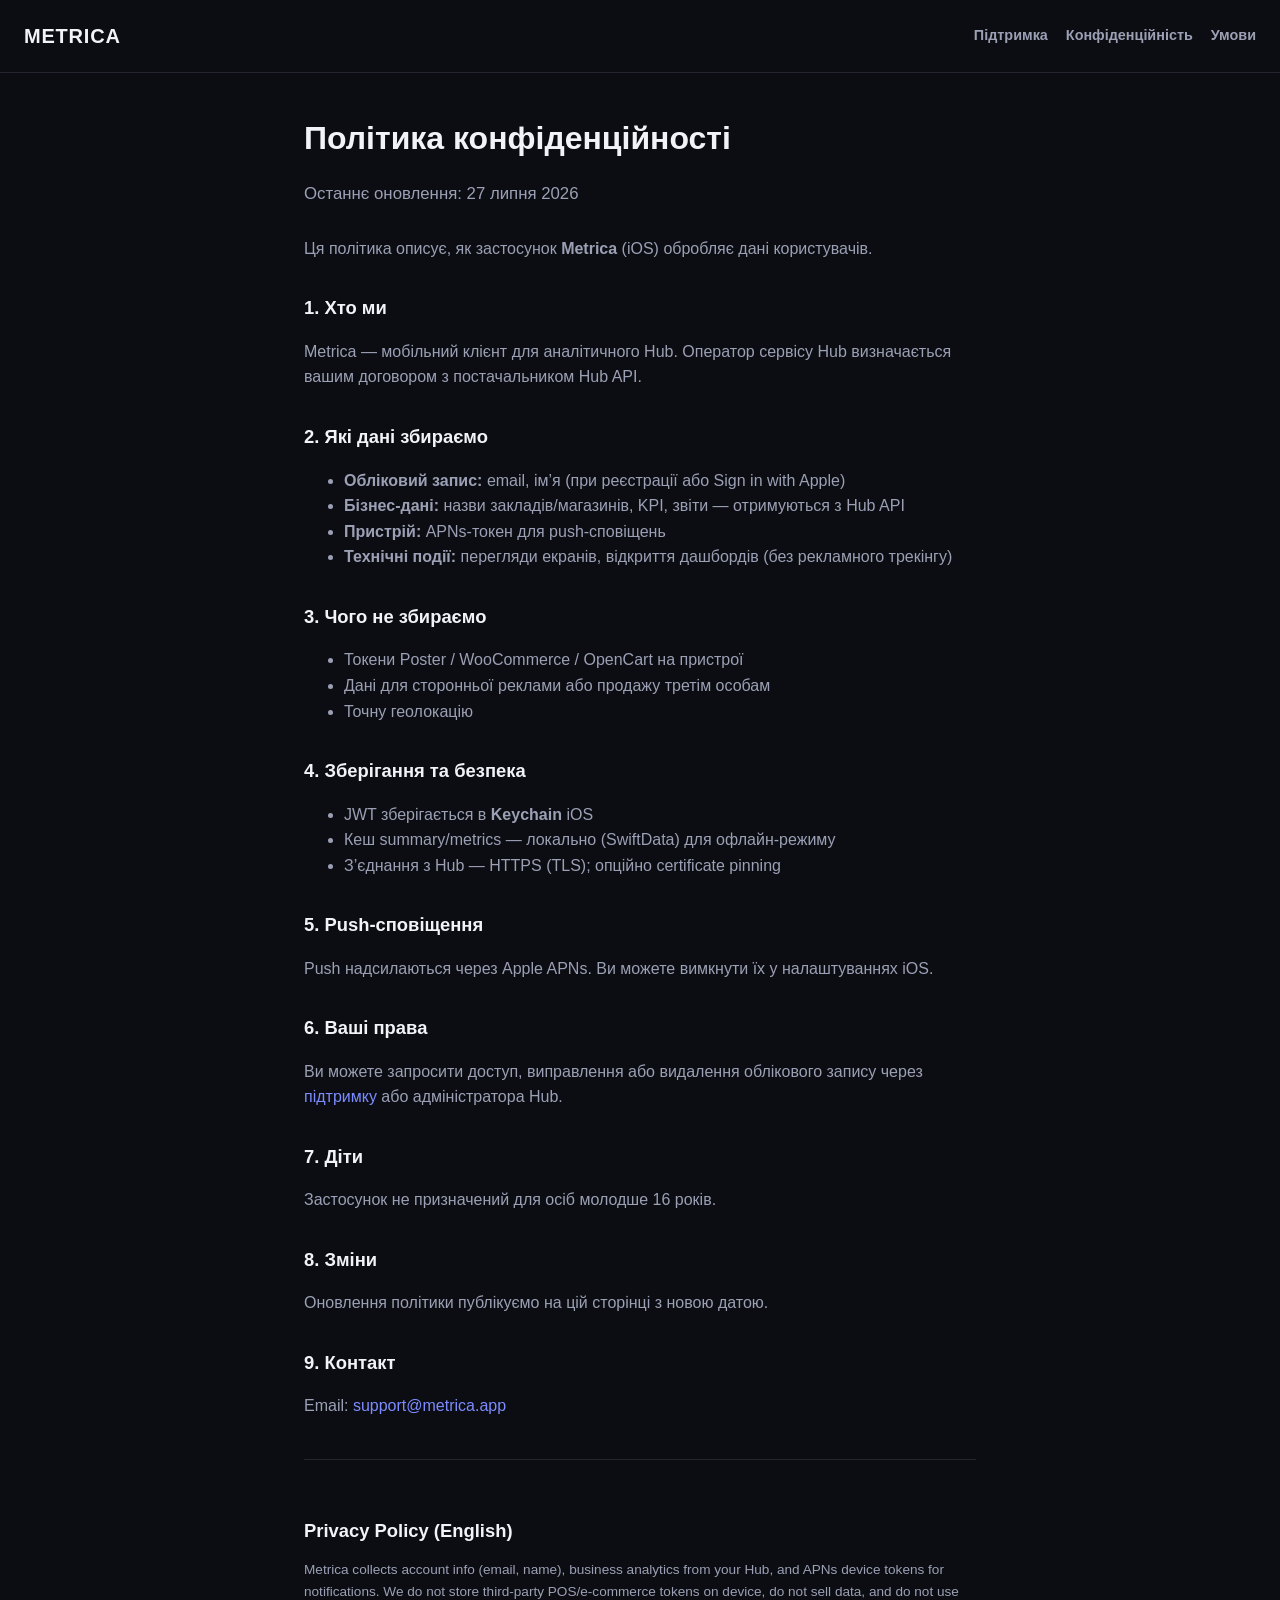
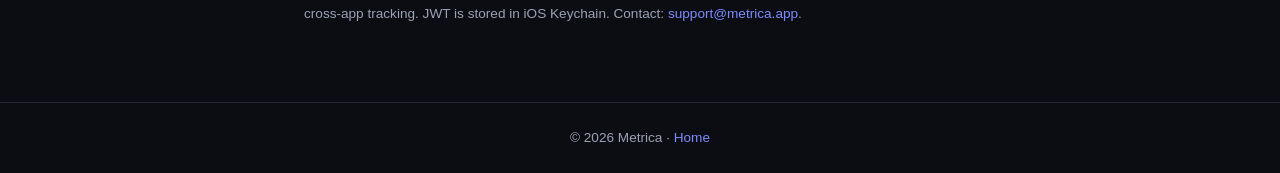
<file: docs/privacy.html>
<!DOCTYPE html>
<html lang="uk">
<head>
  <meta charset="utf-8">
  <meta name="viewport" content="width=device-width, initial-scale=1">
  <title>Політика конфіденційності — Metrica</title>
  <link rel="stylesheet" href="assets/style.css">
</head>
<body>
  <header>
    <a class="logo" href="index.html">METRICA</a>
    <nav>
      <a href="support.html">Підтримка</a>
      <a href="privacy.html">Конфіденційність</a>
      <a href="terms.html">Умови</a>
    </nav>
  </header>

  <main>
    <h1>Політика конфіденційності</h1>
    <p class="lead">Останнє оновлення: 27 липня 2026</p>

    <p>Ця політика описує, як застосунок <strong>Metrica</strong> (iOS) обробляє дані користувачів.</p>

    <h2>1. Хто ми</h2>
    <p>Metrica — мобільний клієнт для аналітичного Hub. Оператор сервісу Hub визначається вашим договором з постачальником Hub API.</p>

    <h2>2. Які дані збираємо</h2>
    <ul>
      <li><strong>Обліковий запис:</strong> email, ім’я (при реєстрації або Sign in with Apple)</li>
      <li><strong>Бізнес-дані:</strong> назви закладів/магазинів, KPI, звіти — отримуються з Hub API</li>
      <li><strong>Пристрій:</strong> APNs-токен для push-сповіщень</li>
      <li><strong>Технічні події:</strong> перегляди екранів, відкриття дашбордів (без рекламного трекінгу)</li>
    </ul>

    <h2>3. Чого не збираємо</h2>
    <ul>
      <li>Токени Poster / WooCommerce / OpenCart на пристрої</li>
      <li>Дані для сторонньої реклами або продажу третім особам</li>
      <li>Точну геолокацію</li>
    </ul>

    <h2>4. Зберігання та безпека</h2>
    <ul>
      <li>JWT зберігається в <strong>Keychain</strong> iOS</li>
      <li>Кеш summary/metrics — локально (SwiftData) для офлайн-режиму</li>
      <li>З’єднання з Hub — HTTPS (TLS); опційно certificate pinning</li>
    </ul>

    <h2>5. Push-сповіщення</h2>
    <p>Push надсилаються через Apple APNs. Ви можете вимкнути їх у налаштуваннях iOS.</p>

    <h2>6. Ваші права</h2>
    <p>Ви можете запросити доступ, виправлення або видалення облікового запису через <a href="support.html">підтримку</a> або адміністратора Hub.</p>

    <h2>7. Діти</h2>
    <p>Застосунок не призначений для осіб молодше 16 років.</p>

    <h2>8. Зміни</h2>
    <p>Оновлення політики публікуємо на цій сторінці з новою датою.</p>

    <h2>9. Контакт</h2>
    <p>Email: <a href="mailto:support@metrica.app">support@metrica.app</a></p>

    <div class="lang-note">
      <h2>Privacy Policy (English)</h2>
      <p>Metrica collects account info (email, name), business analytics from your Hub, and APNs device tokens for notifications. We do not store third-party POS/e-commerce tokens on device, do not sell data, and do not use cross-app tracking. JWT is stored in iOS Keychain. Contact: <a href="mailto:support@metrica.app">support@metrica.app</a>.</p>
    </div>
  </main>

  <footer>
    © 2026 Metrica · <a href="index.html">Home</a>
  </footer>
</body>
</html>
</file>
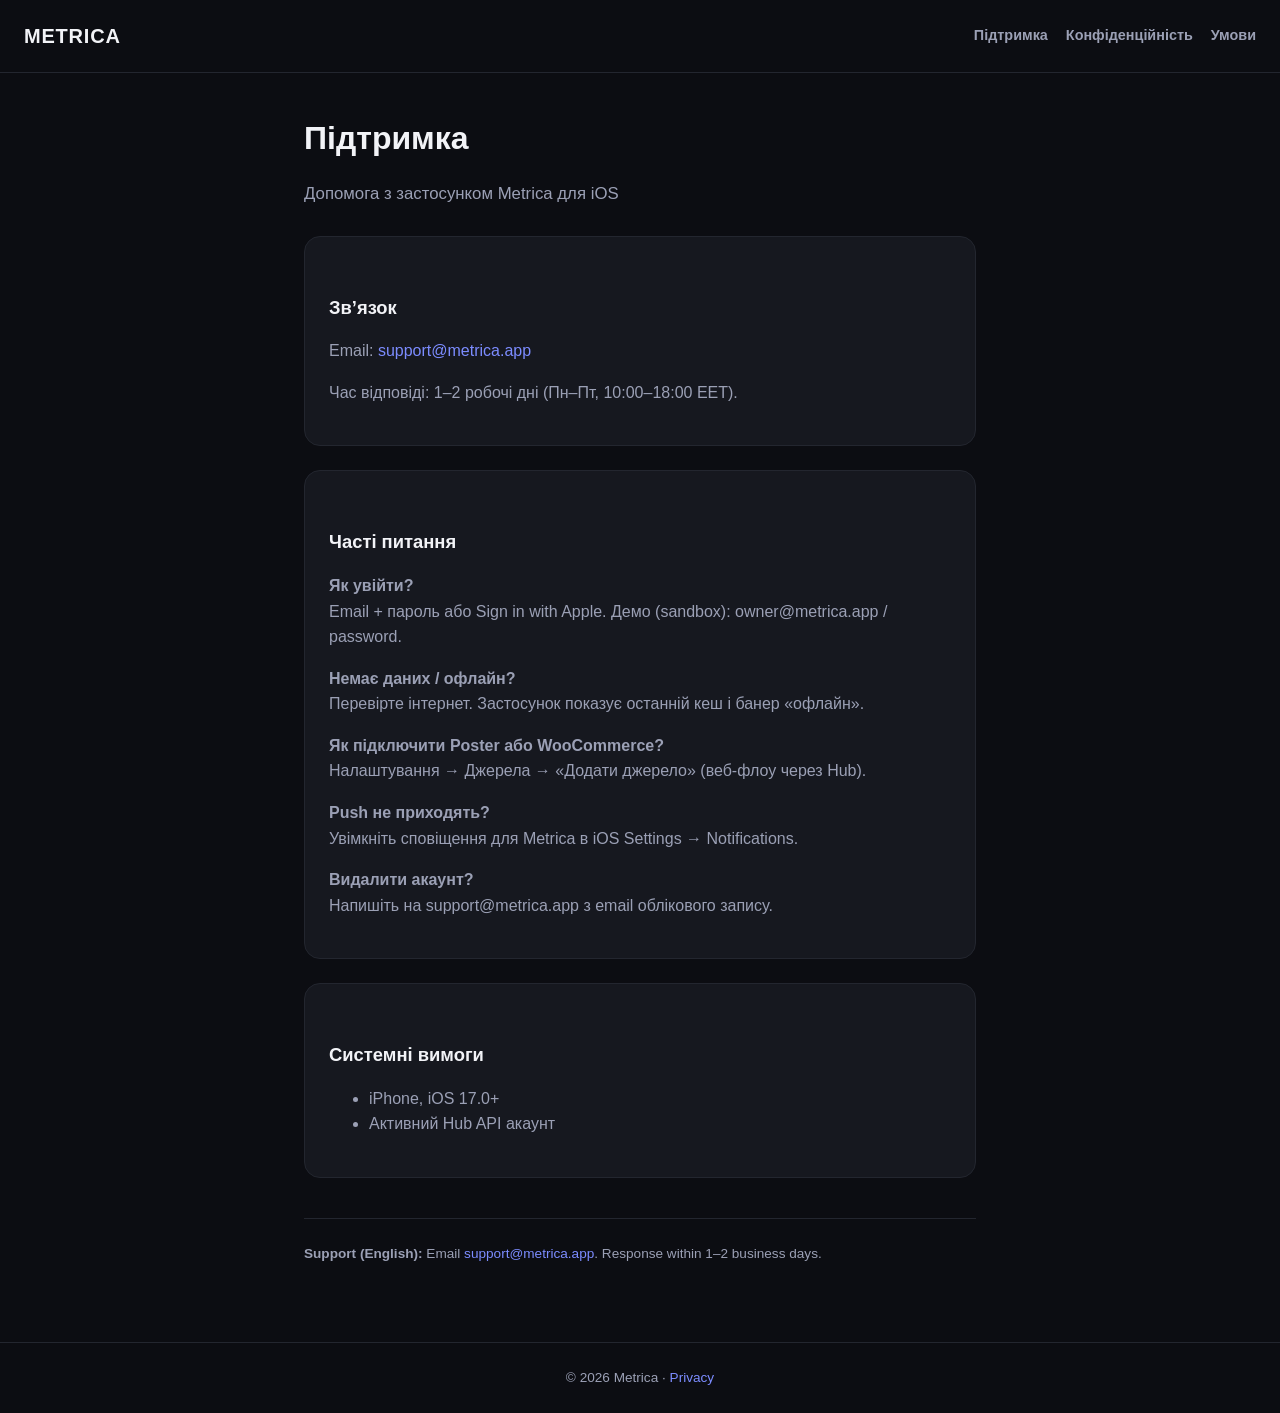
<file: docs/support.html>
<!DOCTYPE html>
<html lang="uk">
<head>
  <meta charset="utf-8">
  <meta name="viewport" content="width=device-width, initial-scale=1">
  <title>Підтримка — Metrica</title>
  <link rel="stylesheet" href="assets/style.css">
</head>
<body>
  <header>
    <a class="logo" href="index.html">METRICA</a>
    <nav>
      <a href="support.html">Підтримка</a>
      <a href="privacy.html">Конфіденційність</a>
      <a href="terms.html">Умови</a>
    </nav>
  </header>

  <main>
    <h1>Підтримка</h1>
    <p class="lead">Допомога з застосунком Metrica для iOS</p>

    <div class="card">
      <h2>Зв’язок</h2>
      <p>Email: <a href="mailto:support@metrica.app">support@metrica.app</a></p>
      <p>Час відповіді: 1–2 робочі дні (Пн–Пт, 10:00–18:00 EET).</p>
    </div>

    <div class="card">
      <h2>Часті питання</h2>
      <p><strong>Як увійти?</strong><br>
      Email + пароль або Sign in with Apple. Демо (sandbox): owner@metrica.app / password.</p>
      <p><strong>Немає даних / офлайн?</strong><br>
      Перевірте інтернет. Застосунок показує останній кеш і банер «офлайн».</p>
      <p><strong>Як підключити Poster або WooCommerce?</strong><br>
      Налаштування → Джерела → «Додати джерело» (веб-флоу через Hub).</p>
      <p><strong>Push не приходять?</strong><br>
      Увімкніть сповіщення для Metrica в iOS Settings → Notifications.</p>
      <p><strong>Видалити акаунт?</strong><br>
      Напишіть на support@metrica.app з email облікового запису.</p>
    </div>

    <div class="card">
      <h2>Системні вимоги</h2>
      <ul>
        <li>iPhone, iOS 17.0+</li>
        <li>Активний Hub API акаунт</li>
      </ul>
    </div>

    <p class="lang-note">
      <strong>Support (English):</strong> Email <a href="mailto:support@metrica.app">support@metrica.app</a>.
      Response within 1–2 business days.
    </p>
  </main>

  <footer>
    © 2026 Metrica · <a href="privacy.html">Privacy</a>
  </footer>
</body>
</html>
</file>
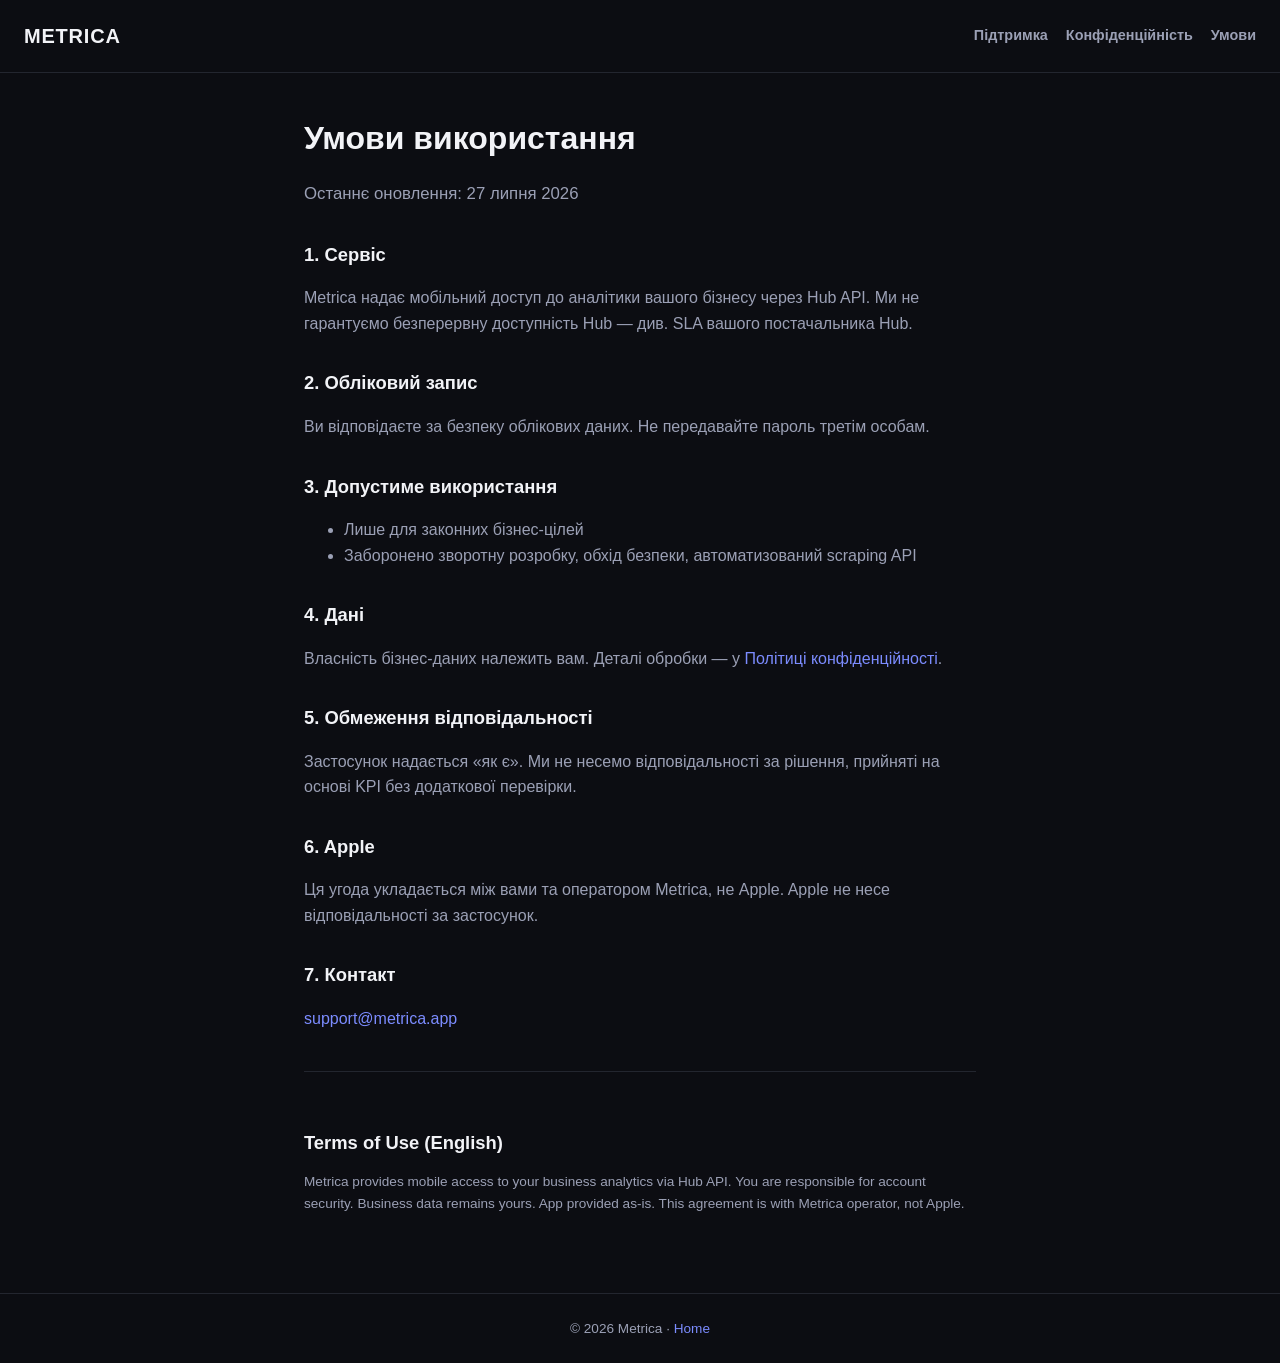
<file: docs/terms.html>
<!DOCTYPE html>
<html lang="uk">
<head>
  <meta charset="utf-8">
  <meta name="viewport" content="width=device-width, initial-scale=1">
  <title>Умови використання — Metrica</title>
  <link rel="stylesheet" href="assets/style.css">
</head>
<body>
  <header>
    <a class="logo" href="index.html">METRICA</a>
    <nav>
      <a href="support.html">Підтримка</a>
      <a href="privacy.html">Конфіденційність</a>
      <a href="terms.html">Умови</a>
    </nav>
  </header>

  <main>
    <h1>Умови використання</h1>
    <p class="lead">Останнє оновлення: 27 липня 2026</p>

    <h2>1. Сервіс</h2>
    <p>Metrica надає мобільний доступ до аналітики вашого бізнесу через Hub API. Ми не гарантуємо безперервну доступність Hub — див. SLA вашого постачальника Hub.</p>

    <h2>2. Обліковий запис</h2>
    <p>Ви відповідаєте за безпеку облікових даних. Не передавайте пароль третім особам.</p>

    <h2>3. Допустиме використання</h2>
    <ul>
      <li>Лише для законних бізнес-цілей</li>
      <li>Заборонено зворотну розробку, обхід безпеки, автоматизований scraping API</li>
    </ul>

    <h2>4. Дані</h2>
    <p>Власність бізнес-даних належить вам. Деталі обробки — у <a href="privacy.html">Політиці конфіденційності</a>.</p>

    <h2>5. Обмеження відповідальності</h2>
    <p>Застосунок надається «як є». Ми не несемо відповідальності за рішення, прийняті на основі KPI без додаткової перевірки.</p>

    <h2>6. Apple</h2>
    <p>Ця угода укладається між вами та оператором Metrica, не Apple. Apple не несе відповідальності за застосунок.</p>

    <h2>7. Контакт</h2>
    <p><a href="mailto:support@metrica.app">support@metrica.app</a></p>

    <div class="lang-note">
      <h2>Terms of Use (English)</h2>
      <p>Metrica provides mobile access to your business analytics via Hub API. You are responsible for account security. Business data remains yours. App provided as-is. This agreement is with Metrica operator, not Apple.</p>
    </div>
  </main>

  <footer>
    © 2026 Metrica · <a href="index.html">Home</a>
  </footer>
</body>
</html>
</file>
<file: docs/assets/style.css>
:root {
  --bg: #0c0d12;
  --card: #16181f;
  --text: #f2f3f7;
  --sub: #9ba0b5;
  --accent: #6366f1;
  --green: #0e9f6e;
  --line: #23262f;
  --max: 720px;
}

* { box-sizing: border-box; }

body {
  margin: 0;
  font-family: -apple-system, BlinkMacSystemFont, "Segoe UI", Roboto, Helvetica, Arial, sans-serif;
  background: var(--bg);
  color: var(--text);
  line-height: 1.6;
}

a { color: #7c8cff; text-decoration: none; }
a:hover { text-decoration: underline; }

header {
  border-bottom: 1px solid var(--line);
  padding: 20px 24px;
  display: flex;
  align-items: center;
  justify-content: space-between;
  gap: 16px;
}

.logo {
  font-weight: 800;
  font-size: 1.25rem;
  letter-spacing: 0.04em;
  color: var(--text);
  text-decoration: none;
}

nav { display: flex; gap: 18px; flex-wrap: wrap; }
nav a { color: var(--sub); font-size: 0.9rem; font-weight: 600; }

main {
  max-width: var(--max);
  margin: 0 auto;
  padding: 40px 24px 64px;
}

h1 { font-size: 2rem; font-weight: 800; margin: 0 0 8px; }
h2 { font-size: 1.15rem; margin: 32px 0 12px; color: var(--text); }
p, li { color: var(--sub); }
.lead { font-size: 1.05rem; margin-bottom: 28px; }

.card {
  background: var(--card);
  border: 1px solid var(--line);
  border-radius: 16px;
  padding: 24px;
  margin: 24px 0;
}

.hero-badge {
  display: inline-block;
  background: rgba(99, 102, 241, 0.15);
  color: #a5b4fc;
  font-size: 0.75rem;
  font-weight: 700;
  text-transform: uppercase;
  letter-spacing: 0.08em;
  padding: 6px 12px;
  border-radius: 999px;
  margin-bottom: 16px;
}

.btn {
  display: inline-block;
  background: var(--accent);
  color: white;
  font-weight: 700;
  padding: 12px 20px;
  border-radius: 12px;
  margin-top: 8px;
}

footer {
  border-top: 1px solid var(--line);
  padding: 24px;
  text-align: center;
  color: var(--sub);
  font-size: 0.85rem;
}

.lang-note {
  font-size: 0.85rem;
  color: var(--sub);
  margin-top: 40px;
  padding-top: 24px;
  border-top: 1px solid var(--line);
}

@media (max-width: 600px) {
  header { flex-direction: column; align-items: flex-start; }
  h1 { font-size: 1.6rem; }
}
</file>
